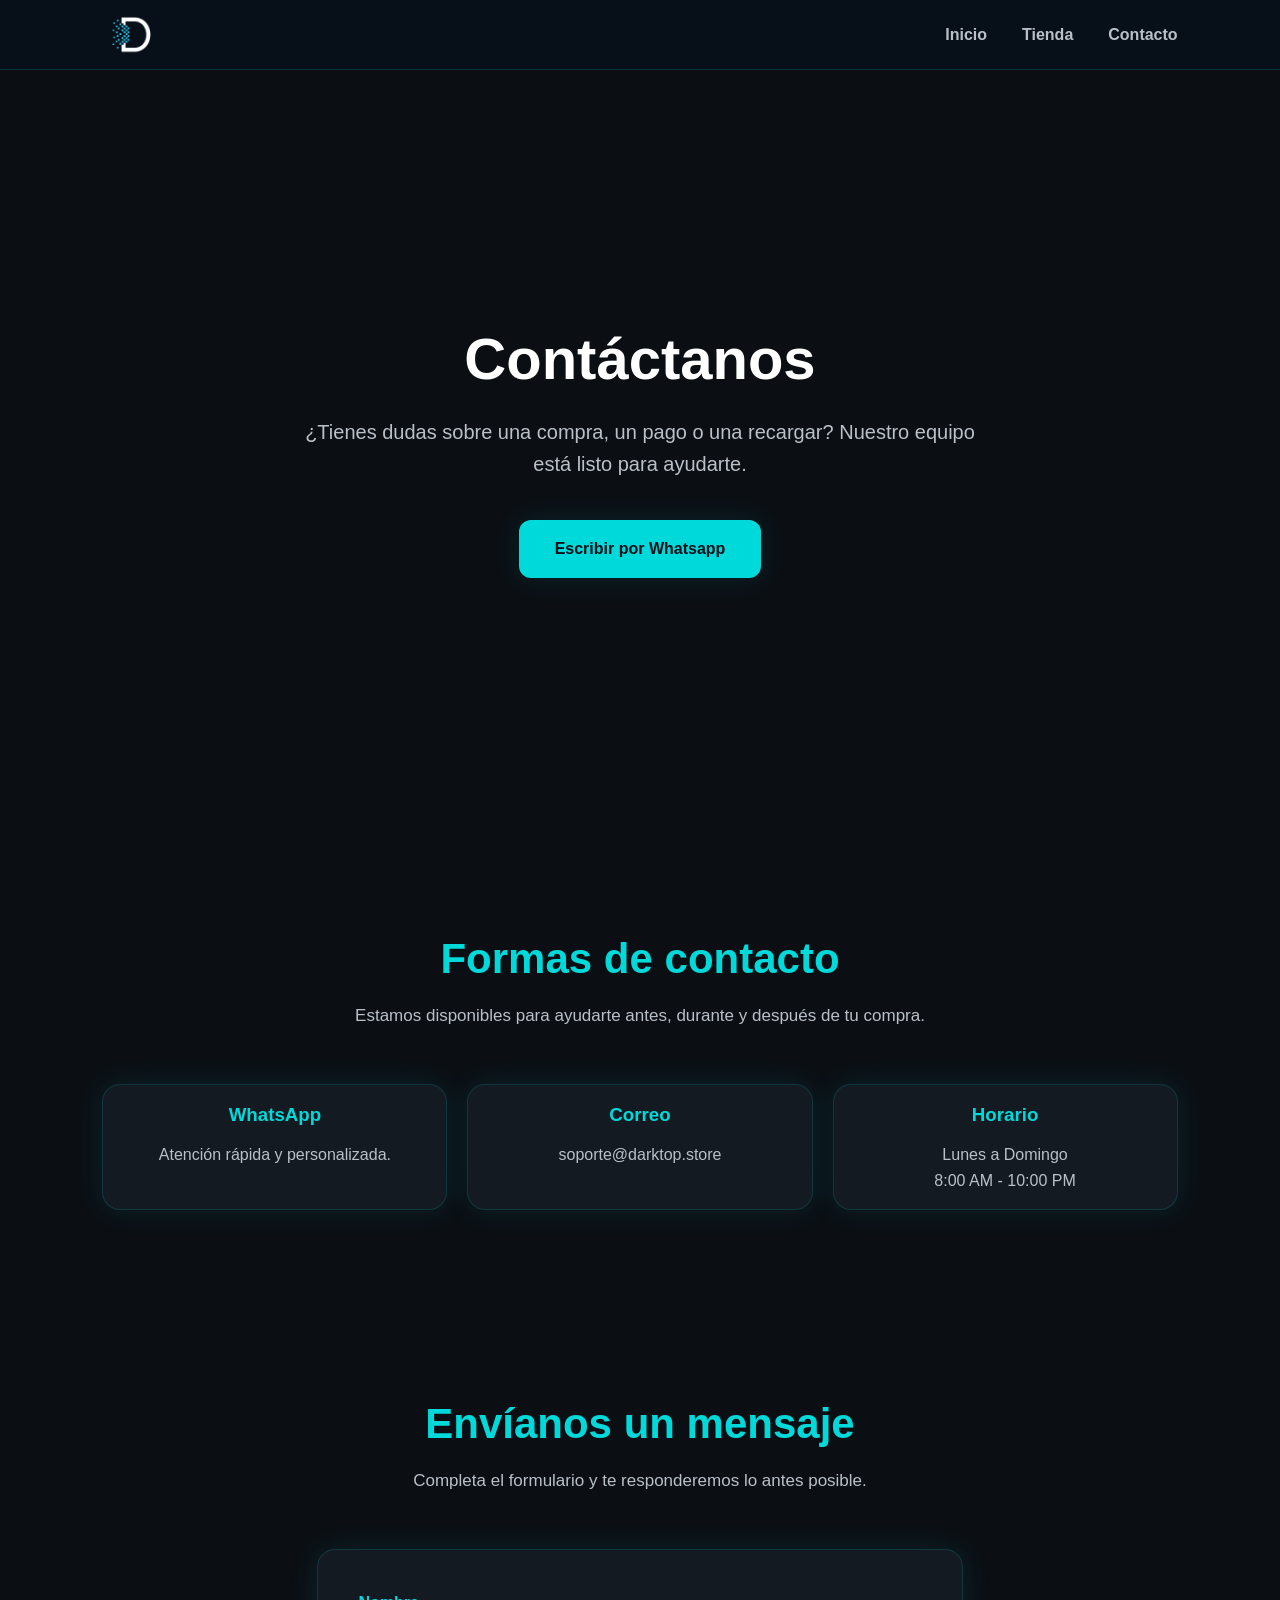
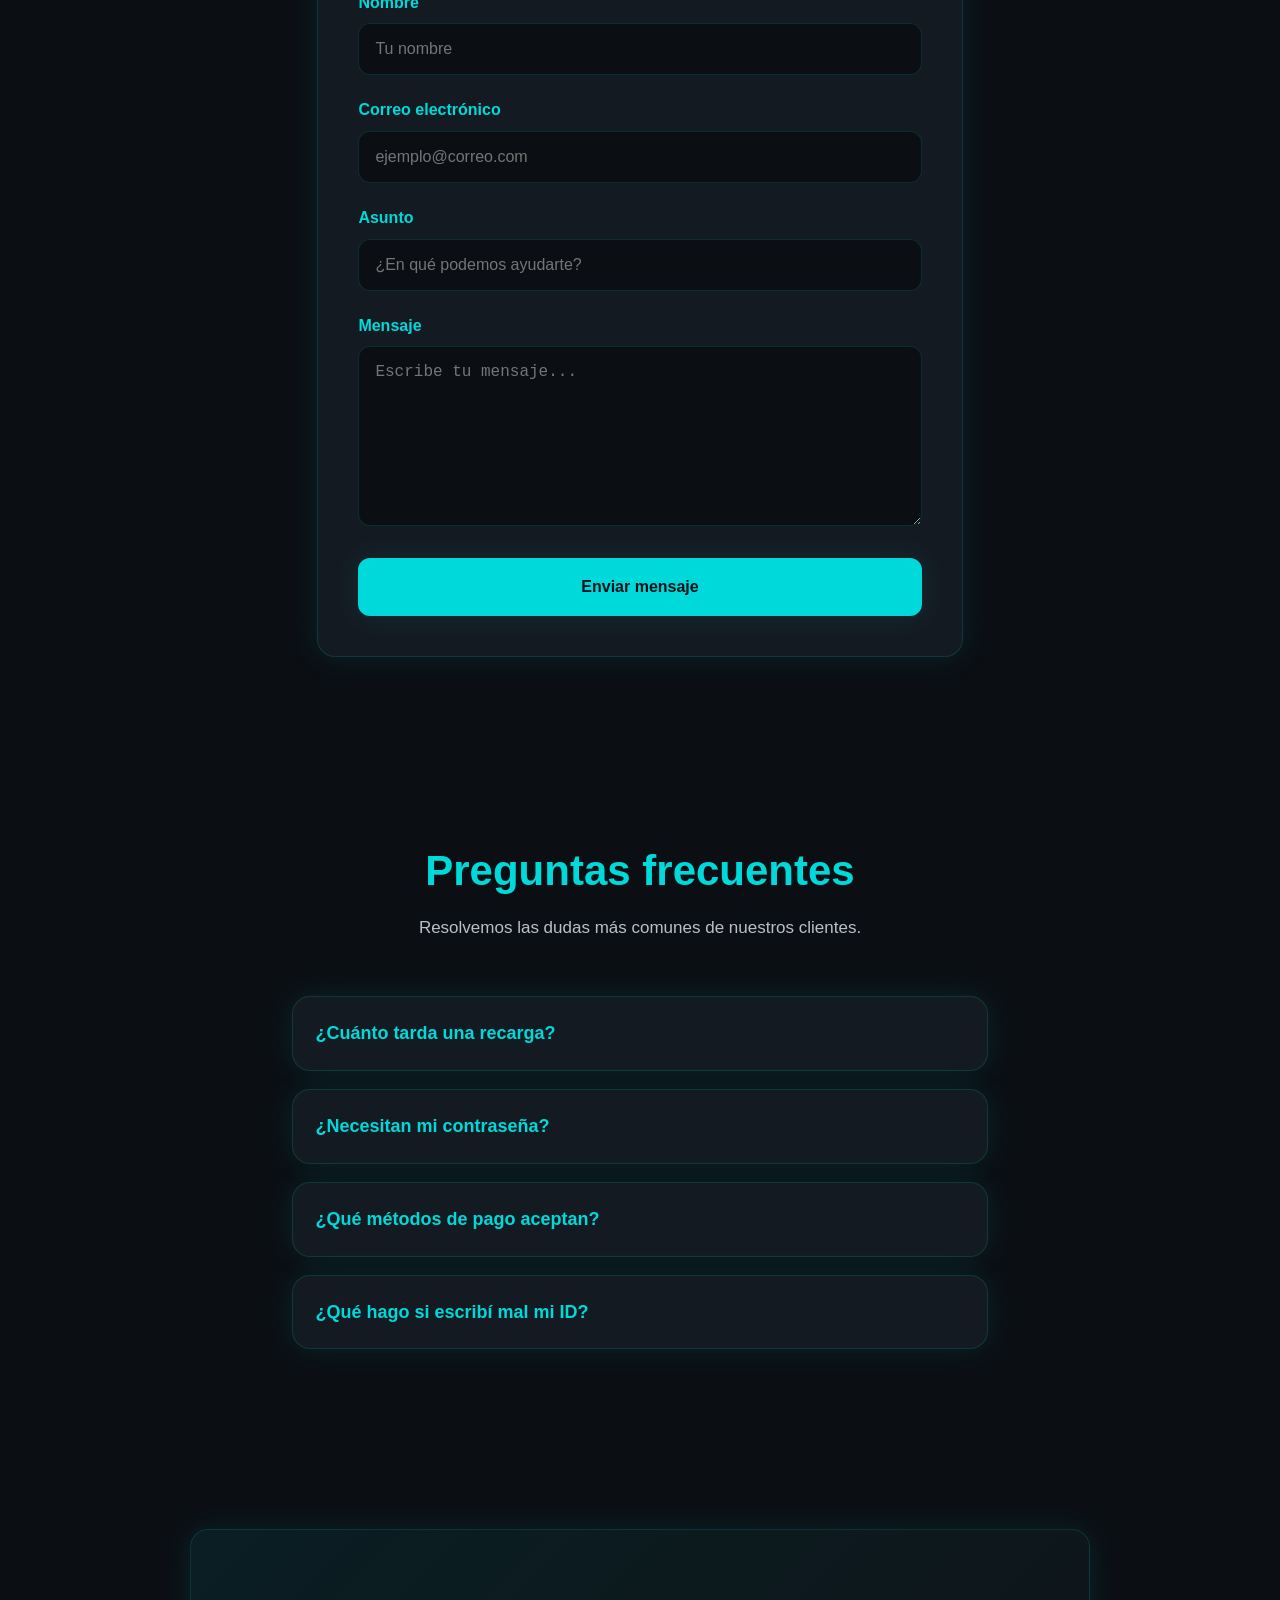
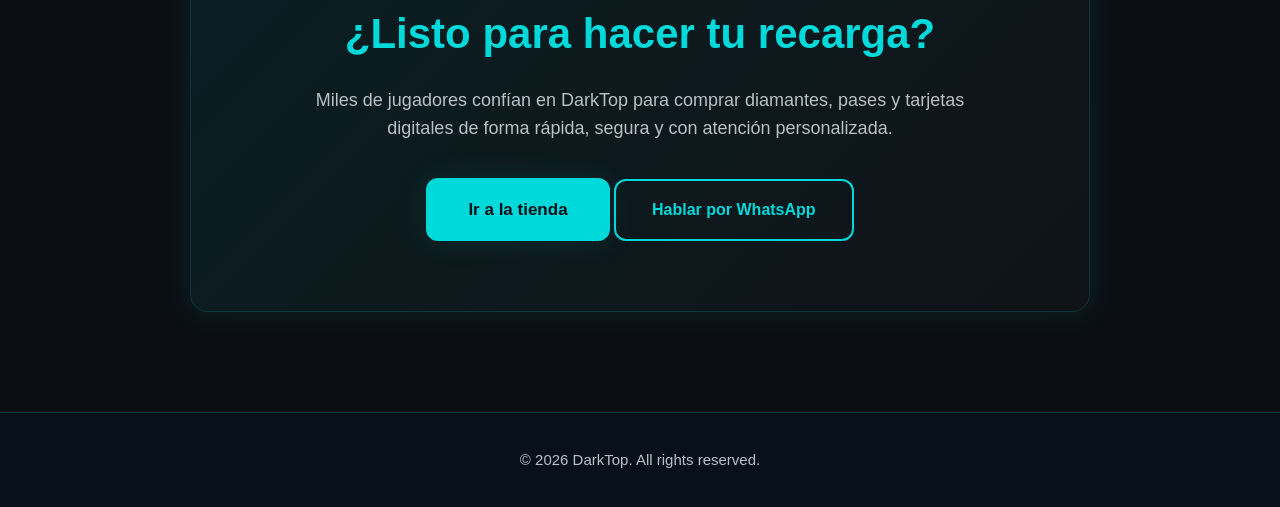
<file: contacto.html>
<!DOCTYPE html>
<html lang="es">
<head>
    <meta charset="UTF-8">
    <meta name="viewport" content="width=device-width, initial-scale=1.0">

    <title>DarkTop Guatemala | Contacto</title>
    <meta name="description" content="Contáctanos para resolver dudas sobre recargas de Free Fire, pagos y soporte en Guatemala.">
    <meta property="og:title" content="DarkTop Guatemala">
    <meta property="og:description" content="Estamos listos para ayudarte.">
    <meta property="og:image" content="https://darktop.store/assets/darktop/favicon.png">
    <meta property="og:type" content="website">
    <link rel="stylesheet" href="css/style.css">  
    <link rel="icon" href="/assets/darktop/favicon.png" type="image/png" sizes="1024x1024">
    <link rel="shortcut icon" href="/assets/darktop/favicon.png">
    <link rel="apple-touch-icon" href="/assets/darktop/favicon.png">
</head>

    <header class="header">

    <a href="index.html" class="logo">
            <img src="assets/darktop/favicon.png" alt="DarkTop">
        </a>

    <nav class="navbar" id="mobileMenu">

    <a href="index.html">Inicio</a>
    <a href="tienda.html">Tienda</a>
    <a href="contacto.html">Contacto</a>

    </nav>

    <button class="menu-btn" id="menuBtn" aria-label="Abrir menú">

        <svg
            width="28"
            height="28"
            viewBox="0 0 24 24"
            fill="none"
            xmlns="http://www.w3.org/2000/svg">

            <path
                d="M4 6H20
                   M4 12H20
                   M4 18H20"
                stroke="currentColor"
                stroke-width="2.2"
                stroke-linecap="round"/>

        </svg>

    </button>

    

</header>
    <div id="overlay" class="overlay"></div>

    <main>
        <section class="hero">
            <div class="contact-hero-content">
                <h1>Contáctanos</h1>

                <p>
                    ¿Tienes dudas sobre una compra, un pago o una recargar?
                    Nuestro equipo está listo para ayudarte.
                </p>

                <a href="#" class="primary-button">
                    Escribir por Whatsapp
                </a>
            </div>
        </section>

        <section>

    <div class="section-header">
        <h2>Formas de contacto</h2>
        <p>Estamos disponibles para ayudarte antes, durante y después de tu compra.</p>
    </div>

    <div class="contact-grid">

        <article class="contact-card">

            <h3>WhatsApp</h3>

            <p>Atención rápida y personalizada.</p>


        </article>

        <article class="contact-card">

            <h3>Correo</h3>

            <p>soporte@darktop.store</p>

        </article>

        <article class="contact-card">

            <h3>Horario</h3>

            <p>Lunes a Domingo<br>8:00 AM - 10:00 PM</p>

        </article>

    </div>

</section>

    <section class="contact-form-section">

    <div class="section-header">
        <h2>Envíanos un mensaje</h2>
        <p>Completa el formulario y te responderemos lo antes posible.</p>
    </div>

    <form class="contact-form" id="contactForm">

        <div class="input-group">

            <label for="name">Nombre</label>

            <input
                type="text"
                id="name"
                name="nombre"
                placeholder="Tu nombre"
                required>

        </div>

        <div class="input-group">

            <label for="email">Correo electrónico</label>

            <input
                type="email"
                id="email"
                name="correo"
                placeholder="ejemplo@correo.com"
                required>

        </div>

        <div class="input-group">

            <label for="deal">Asunto</label>

            <input
                type="text"
                id="deal"
                name="asunto"
                placeholder="¿En qué podemos ayudarte?"
                required>

        </div>

        <div class="input-group">

            <label for="message">Mensaje</label>

            <textarea
                id="message"
                name="mensaje"
                rows="7"
                placeholder="Escribe tu mensaje..."
                required></textarea>

        </div>

        <button type="submit" class="primary-button">

            Enviar mensaje

        </button>

    </form>

</section>

<section class="faq">

    <div class="section-header">

        <h2>Preguntas frecuentes</h2>

        <p>Resolvemos las dudas más comunes de nuestros clientes.</p>

    </div>

    <div class="faq-container">

        <details class="faq-item">

            <summary>¿Cuánto tarda una recarga?</summary>

            <p>
                Normalmente entre 5 y 10 minutos después de confirmar el pago.
            </p>

        </details>

        <details class="faq-item">

            <summary>¿Necesitan mi contraseña?</summary>

            <p>
                No. Solo necesitamos tu ID de jugador para realizar la recarga.
            </p>

        </details>

        <details class="faq-item">

            <summary>¿Qué métodos de pago aceptan?</summary>

            <p>
                Aceptamos transferencia bancaria y pago en efectivo.
            </p>

        </details>

        <details class="faq-item">

            <summary>¿Qué hago si escribí mal mi ID?</summary>

            <p>
                Contáctanos inmediatamente antes de confirmar el pago para ayudarte.
            </p>

        </details>

    </div>

</section>

<section class="cta">

        <h2>¿Listo para hacer tu recarga?</h2>

        <p>

            Miles de jugadores confían en DarkTop para comprar diamantes,
            pases y tarjetas digitales de forma rápida, segura y con atención personalizada.

        </p>

        <a href="tienda.html" class="primary-button">

            Ir a la tienda

        </a>

        <a href="https://wa.me/50237386967" class="secondary-button">

            Hablar por WhatsApp

        </a>

</section>
    </main>

    <footer class="footer">
        <p>© 2026 DarkTop. All rights reserved.</p>
    </footer>

    <script src="scripts/contacto.js"></script>
    <script src="scripts/header.js"></script>
</body>
</html>
</file>
<file: css/style.css>
/* ==========================================
   DARKTOP - STYLE.CSS
   PARTE 1
   Variables • Reset • Global • Header
   Hero • Botones
========================================== */

/* ==========================
   Variables
========================== */

:root{
    --font-family: Arial, Helvetica, sans-serif;

    --background:#0B0F14;
    --surface:#141A22;
    --header:#08111A;

    --primary:#00D9D9;
    --primary-hover:#17EFEF;

    --text:#FFFFFF;
    --text-secondary:#B9C0C8;

    --border:rgba(0,217,217,.15);

    --shadow:0 0 30px rgba(0,217,217,.10);
    --shadow-hover:0 0 35px rgba(0,217,217,.25);

    --radius:18px;

    --transition:.30s ease;

    --container:1200px;
}

/* ==========================
   Reset
========================== */

*,
*::before,
*::after{
    box-sizing:border-box;
    margin:0;
    padding:0;
}

html{
    scroll-behavior:smooth;
}

body{
    padding-top: 70px;
    font-family: var(--font-family);

    background:var(--background);

    color:var(--text);

    line-height:1.6;

    -webkit-font-smoothing:antialiased;
    text-rendering:optimizeLegibility;
}

img{
    display:block;
    max-width:100%;
    height:auto;
}

a{

    text-decoration:none;

    color:inherit;

}

button{

    font:inherit;

    cursor:pointer;

    border:none;

}

/* ==========================
   Global
========================== */

section{

    padding:90px 8%;

}

.section-header{

    text-align:center;

    margin-bottom:55px;

}

.section-header h2{

    font-size:42px;

    color:var(--primary);

    margin-bottom:10px;

}

.section-header p{

    color:var(--text-secondary);

    font-size:17px;

}

/* ==========================
   Header
========================== */

.header{
    position: fixed;
    top: 0;
    left: 0;

    width: 100%;

    z-index: 1000;

    display: flex;
    justify-content: space-between;
    align-items: center;

    padding: 18px 8%;
    height: 70px;

    background: rgba(8,17,26,.92);
    backdrop-filter: blur(14px);

    border-bottom: 1px solid var(--border);
}

.logo img{
    width:58px;
    transition:transform var(--transition);
}

.logo img:hover{
    transform:scale(1.08);
}

.navbar{
    display:flex;
    align-items:center;
    gap:35px;
}

.navbar a{
    position:relative;
    color:var(--text-secondary);
    font-weight:600;
    transition:
        color var(--transition),
        transform var(--transition);
}

.navbar a:hover{
    color:var(--primary);
}

.navbar a::after{
    content:"";
    position:absolute;
    left:0;
    bottom:-6px;

    width:0;
    height:2px;

    background:var(--primary);
    transition:width var(--transition);
}

.navbar a:hover::after{
    width:100%;
}

.menu-btn{
    display: none;
    background: transparent;
    color: var(--text);
    cursor: pointer;
    transition: var(--transition);
}

.menu-btn:hover{
    color: var(--primary-hover);
}

.overlay{
    position: fixed;

    top: 0;
    left: 0;
    inset: 0;

    background: rgba(0,0,0,.55);

    opacity: 0;
    visibility: hidden;

    transition: .3s;

    z-index: 998;
}

.overlay.active{
    opacity: 1;
    visibility: visible;
}

/* ==========================
   Hero
========================== */

.hero{
    min-height:85vh;
    display:flex;
    justify-content:center;
    align-items:center;
    text-align:center;
}

.hero-content{
    max-width:760px;
}

.hero h1{
    font-size:58px;
    line-height:1.1;
    margin-bottom:25px;
}

.hero p{
    margin-bottom:40px;
    font-size:20px;
    color:var(--text-secondary);
}

.hero-buttons{
    display:flex;
    justify-content:center;
    gap:18px;
    flex-wrap:wrap;
}

/* ==========================
   Buttons
========================== */

.primary-button,
.secondary-button{
    display:inline-flex;
    justify-content:center;
    align-items:center;

    padding:16px 36px;

    border-radius:12px;

    font-weight:700;

    transition:
        background var(--transition),
        color var(--transition),
        transform var(--transition),
        box-shadow var(--transition);
}

.primary-button{
    background:var(--primary);
    color:var(--header);
    box-shadow:var(--shadow);
}

.primary-button:hover{
    background:var(--primary-hover);
    transform:translateY(-3px);
    box-shadow:var(--shadow-hover);
}

.secondary-button{
    border:2px solid var(--primary);
    background:transparent;
    color:var(--primary);
}

.secondary-button:hover{
    background:var(--primary);
    color:var(--background);
    transform:translateY(-3px);
    box-shadow:var(--shadow-hover);
}

/* ==========================================
   Features
========================================== */

.features{

    display:grid;

    grid-template-columns:repeat(3,1fr);

    gap:25px;

    max-width:var(--container);

    margin:auto;

}

.feature-card{

    background:var(--surface);

    border:1px solid var(--border);

    border-radius:var(--radius);

    padding:25px 15px;

    text-align:center;

    transition:var(--transition);

    box-shadow:var(--shadow);

}

.feature-card:hover{

    transform:translateY(-8px);

    border-color:var(--primary);

    box-shadow:var(--shadow-hover);

}

.feature-card h3{

    font-size:24px;

    color:var(--primary);

    margin-bottom:12px;

}

.feature-card p{

    color:var(--text-secondary);

    font-size:16px;

}

/* ==========================================
   Productos Destacados
========================================== */

.featured-products{

    background:linear-gradient(
        180deg,
        transparent,
        rgba(255,255,255,.02)
    );

}

.product-grid{

    max-width:var(--container);

    margin:auto;

    display:grid;

    grid-template-columns:repeat(3,1fr);

    gap:30px;

}

.product-card{

    background:var(--surface);

    border:1px solid var(--border);

    border-radius:var(--radius);

    padding:35px 25px;

    text-align:center;

    transition:var(--transition);

    box-shadow:var(--shadow);

    overflow:hidden;

    position:relative;

}

.product-card::before{

    content:"";

    position:absolute;

    inset:0;

    background:linear-gradient(
        135deg,
        rgba(0,217,217,.08),
        transparent 55%
    );

    opacity:0;

    transition:var(--transition);

}

.product-card:hover::before{

    opacity:1;

}

.product-card:hover{

    transform:translateY(-10px);

    border-color:var(--primary);

    box-shadow:var(--shadow-hover);

}

.product-card h3{

    font-size:28px;

    margin-bottom:15px;

    position:relative;

    z-index:2;

}

.price{

    color:var(--primary);

    font-size:38px;

    font-weight:bold;

    margin-bottom:30px;

    position:relative;

    z-index:2;

}

.product-card .primary-button{

    width:100%;

    position:relative;

    z-index:2;

}

/*==============================
RESEÑAS
==============================*/

.reviews{

    padding:90px 8%;
}

.reviews-grid{

    display:grid;

    grid-template-columns:
    repeat(auto-fit,minmax(300px,1fr));

    gap:24px;

    margin-top:40px;
}

.review-card{

    background:#101820;

    border:1px solid rgba(24,224,230,.15);

    border-radius:18px;

    padding:28px;

    transition:.3s;

    display:flex;

    flex-direction:column;

    gap:18px;
}

.review-card:hover{

    transform:translateY(-6px);

    border-color:#18E0E6;

    box-shadow:0 12px 30px rgba(24,224,230,.15);

}

.review-stars{

    font-size:22px;

    letter-spacing:2px;
}

.review-comment{

    color:#d7d7d7;

    line-height:1.7;

    font-style:italic;

    min-height:90px;
}

.review-footer{

    display:flex;

    justify-content:space-between;

    align-items:center;

    border-top:1px solid rgba(255,255,255,.08);

    padding-top:18px;
}

.review-player{

    color:white;

    display:block;

    margin-bottom:5px;
}

.review-product{

    color:#18E0E6;

    font-size:.9rem;

    font-weight:600;
}

/* ==========================================
   CTA
========================================== */

.cta{

    max-width:900px;

    margin:90px auto;

    padding:70px 40px;

    text-align:center;

    background:linear-gradient(
        135deg,
        rgba(0,217,217,.08),
        rgba(255,255,255,.02)
    );

    border:1px solid var(--border);

    border-radius:var(--radius);

    box-shadow:var(--shadow);

}

.cta h2{

    font-size:42px;

    color:var(--primary);

    margin-bottom:18px;

}

.cta p{

    font-size:18px;

    color:var(--text-secondary);

    margin-bottom:35px;

    max-width:650px;

    margin-left:auto;

    margin-right:auto;

}

.cta .primary-button{

    padding:18px 42px;

    font-size:17px;

}

/* ==========================================
   Modal
========================================== */

.modal{

    position:fixed;

    inset:0;

    display:none;

    justify-content:center;

    align-items:center;

    padding:20px;

    background:rgba(0,0,0,.75);

    backdrop-filter:blur(8px);

    z-index:1000;

}

.modal.show{

    display:flex;

}

.modal-content{

    width: min(92%,480px);

    max-height: 90vh;

    background:var(--surface);

    border:1px solid var(--border);

    border-radius:var(--radius);

    padding:10px;

    position:relative;

    box-shadow:var(--shadow-hover);

    animation:modalShow .35s ease;

}

.close-button{

    position:absolute;

    top:18px;

    right:18px;

    background:none;

    color:var(--text);

    font-size:28px;

    cursor:pointer;

    transition:var(--transition);

}

.close-button:hover{

    color:var(--primary);

    transform:rotate(90deg);

}

.modal-content h2{

    color:var(--primary);

    text-align:center;

    margin-bottom:8px;

    font-size:34px;

}

.guide-subtitle{

    text-align:center;

    color:var(--text-secondary);

    margin-bottom:10px;

}

.guide-list{

    list-style:none;

    display:flex;

    flex-direction:column;

    gap:16px;

    margin-top: 15px;

}

.guide-list li{

    display:flex;

    align-items:flex-start;

    gap:18px;

}

.guide-number{

    width:32px;

    height:32px;

    font-size: 14px;

    border-radius:50%;

    background:var(--primary);

    color:var(--background);

    display:flex;

    justify-content:center;

    align-items:center;

    font-weight:bold;

    flex-shrink:0;

}

.guide-list h3{

    margin-bottom:6px;

    font-size:17px;

}

.guide-list p{
    font-size: 14px;

    color:var(--text-secondary);

    line-height:1.5;

}

.security-box{
    padding:4px;

    border-radius:12px;

    font-size: 10px;

    background:rgba(0,217,217,.08);

    border:1px solid var(--border);

    color:var(--text);

    text-align:center;

}

.close-guide-button{

    width:100%;

    margin-top:10px;

}

/* ==========================================
   Footer
========================================== */

.footer{

    margin-top:100px;

    padding:35px 8%;

    border-top:1px solid var(--border);

    text-align:center;

    color:var(--text-secondary);

    background:var(--header);

}

.footer p{

    font-size:15px;

}

/* ==========================================
   Animaciones
========================================== */

@keyframes modalShow{

    from{

        opacity:0;

        transform:translateY(20px) scale(.95);

    }

    to{

        opacity:1;

        transform:translateY(0) scale(1);

    }

}

@keyframes fadeUp{

    from{

        opacity:0;

        transform:translateY(35px);

    }

    to{

        opacity:1;

        transform:translateY(0);

    }

}

.hero-content{

    animation:fadeUp .8s ease;

}

.feature-card{

    animation:fadeUp .9s ease;

}

.product-card{

    animation:fadeUp 1s ease;

}

.cta{

    animation:fadeUp 1.1s ease;

}

/* ==========================================
   Scroll personalizado
========================================== */

::-webkit-scrollbar{

    width:10px;

}

::-webkit-scrollbar-track{

    background:var(--background);

}

::-webkit-scrollbar-thumb{

    background:var(--primary);

    border-radius:20px;

}

::-webkit-scrollbar-thumb:hover{

    background:var(--primary-hover);

}

/* ==========================================
   RESPONSIVE
========================================== */

/* ---------- Pantallas grandes ---------- */

@media (min-width:1400px){

    .hero-content{

        max-width:900px;

    }

    .hero h1{

        font-size:68px;

    }

}

/* ---------- Laptop ---------- */

@media (max-width:1200px){

    section{

        padding:80px 6%;

    }

    .hero h1{

        font-size:52px;

    }

}

/* ---------- Tablet ---------- */

@media (max-width:992px){

    .header{

        padding:18px 6%;

    }

    .hero{

        min-height:75vh;

    }

    .hero h1{

        font-size:46px;

    }

    .hero p{

        font-size:18px;

    }

    .features{

        grid-template-columns:repeat(2,1fr);

    }

    .product-grid{

        grid-template-columns:repeat(2,1fr);

    }

    .section-header h2{

        font-size:36px;

    }

    .cta h2{

        font-size:34px;

    }

}

/* ==========================================
   CONTACTO
========================================== */

.contact-hero-content{

    max-width:700px;

}

.contact-hero h1{

    font-size:56px;

    color:var(--primary);

    margin-bottom:20px;

}

.contact-hero p{

    font-size:20px;

    color:var(--text-secondary);

    margin-bottom:55px;

}

.contact-grid{

    max-width:var(--container);

    margin:auto;

    display:grid;

    grid-template-columns:repeat(3,1fr);

    gap:20px;

}

.contact-card{

    background:var(--surface);

    border:1px solid var(--border);

    border-radius:var(--radius);

    padding:15px 10px;

    text-align:center;

    transition:var(--transition);

    box-shadow:var(--shadow);

}

.contact-card:hover{

    transform:translateY(-8px);

    border-color:var(--primary);

    box-shadow:var(--shadow-hover);

}

.contact-icon{

    font-size:42px;

    margin-bottom:18px;

}

.contact-card h3{

    color:var(--primary);

    margin-bottom:12px;

}

.contact-card p{

    color:var(--text-secondary);

}

/* ==========================================
   FORMULARIO DE CONTACTO
========================================== */

.contact-form-section{

    max-width:850px;

    margin:auto;

}

.contact-form{

    display:flex;

    flex-direction:column;

    gap:22px;

    background:var(--surface);

    border:1px solid var(--border);

    border-radius:var(--radius);

    padding:40px;

    box-shadow:var(--shadow);

}

.input-group{

    display:flex;

    flex-direction:column;

}

.input-group label{

    margin-bottom:8px;

    color:var(--primary);

    font-weight:600;

}

.input-group input,
.input-group textarea{

    width:100%;

    padding:16px;

    background:var(--background);

    border:1px solid var(--border);

    border-radius:12px;

    color:var(--text);

    font-size:16px;

    transition:var(--transition);

}

.input-group textarea{

    resize:vertical;

    min-height:180px;

}

.input-group input:focus,
.input-group textarea:focus{

    outline:none;

    border-color:var(--primary);

    box-shadow:0 0 15px rgba(0,217,217,.20);

}

.contact-form .primary-button{

    width:100%;

    margin-top:10px;

}

/* ==========================================
   FAQ
========================================== */

.faq{

    max-width:900px;

    margin:auto;

}

.faq-container{

    display:flex;

    flex-direction:column;

    gap:18px;

}

.faq-item{

    background:var(--surface);

    border:1px solid var(--border);

    border-radius:var(--radius);

    padding:22px;

    box-shadow:var(--shadow);

    transition:var(--transition);

}

.faq-item:hover{

    border-color:var(--primary);

}

.faq-item summary{

    cursor:pointer;

    font-size:18px;

    font-weight:700;

    color:var(--primary);

    list-style:none;

}

.faq-item summary::-webkit-details-marker{

    display:none;

}

.faq-item p{

    margin-top:15px;

    color:var(--text-secondary);

    line-height:1.7;

}



/* ---------- Celulares ---------- */

@media (max-width:768px){

    .faq-item{
        padding: 18px;
    }

    .faq-item summary{
        font-size: 16px;
    }

    .contact-form{
        padding: 25px 20px;
    }

    .input-group input,
    .input-group textarea{
        padding: 14px;
    }

    .contact-hero{

        min-height:auto;

        padding-top:60px;

        padding-bottom:60px;

    }

    .contact-hero h1{

        font-size:38px;

    }

    .contact-hero p{

        font-size:17px;

    }

    .contact-grid{

        grid-template-columns:1fr;

        gap:18px;

    }

    .contact-card{

        padding:25px 18px;

    }

    .contact-icon{

        font-size:36px;

    }    

    section{

        padding:65px 20px;

    }

    .header{
        
        align-items: center;

        gap:18px;

        padding:18px 20px;

    }

    .logo img{

        width:50px;

    }

    .menu-btn{
        display: block;
    }

    .navbar{
        flex-direction: column;
        position: fixed;
        right: -280px;
        top: 0;
        transition: var(--transition);
        background: #08111A;

        width: 260px;
        height: 100vh;

        gap:20px;

        padding: 90px 20px;

        justify-content:flex-start;
        align-items: flex-start;
        z-index: 999;
        border-radius: 20px 0 0 20px;
    }

    .navbar.active{
        right: 0;
    }

    .navbar a{

        font-size:15px;

    }

    .hero{

        min-height:auto;

        padding-top:60px;

        padding-bottom:60px;

    }

    .hero h1{

        font-size:36px;

    }

    .hero p{

        font-size:17px;

    }

    .hero-buttons{

        flex-direction:column;

        align-items:center;

    }

    .primary-button,
    .secondary-button{

        width:100%;

        max-width:320px;

    }

    .features{

        grid-template-columns: repeat(3,1fr);

        gap: 10px;

    }

    .feature-card{

        padding:16px 10px;

    }

    .feature-card h3{
        font-size: 15px;

        margin-bottom: 6px;
    }

    .feature-card p{
        display: none;
    }

    .product-grid{

        grid-template-columns: repeat(3,1fr);

        gap: 10px;

    }

    .product-card{

        padding:18px 10px;

    }
    
    .product-card h3{
        font-size: 16px;

        margin-bottom: 8px;
    }

    .price{

        font-size:22px;

    }

    .product-card .primary-button{
        padding: 10px;

        font-size: 13px;
    }

    .section-header{

        margin-bottom:40px;

    }

    .section-header h2{

        font-size:30px;

    }

    .cta{

        padding:45px 25px;

        margin:60px 20px;

    }

    .cta h2{

        font-size:28px;

    }

    .cta p{

        font-size:16px;

    }

    .modal-content{

        padding:30px 22px;

    }

    .modal-content h2{

        font-size:28px;

    }

}

/* ---------- Teléfonos pequeños ---------- */

@media (max-width:480px){
    .contact-form{
        padding: 20px 16px;
    }

    .input-group label{
        font-size: 15px;
    }

    .hero h1{

        font-size:30px;

        line-height:1.2;

    }

    .hero p{

        font-size:16px;

    }

    .section-header h2{

        font-size:26px;

    }

    .price{

        font-size:30px;

    }

    .guide-list li{

        gap:12px;

    }

    .guide-number{

        width:32px;

        height:32px;

        font-size:14px;

    }

    .footer{

        padding:25px 15px;

    }

}

/* ---------- Teléfonos muy pequeños ---------- */

@media (max-width:360px){

    .contact-hero h1{

        font-size:30px;

    }

    .contact-hero p{

        font-size:16px;

    }

    .contact-card{

        padding:22px 16px;

    }

    .contact-card h3{

        font-size:20px;

    }

    .hero h1{

        font-size:26px;

    }

    .hero p{

        font-size:15px;

    }

    .navbar{

        gap:12px;

    }

    .navbar a{

        font-size:14px;

    }

    .primary-button,
    .secondary-button{

        font-size:15px;

        padding:14px 20px;

    }

    .modal-content{

        padding:24px 18px;

    }

}
</file>
